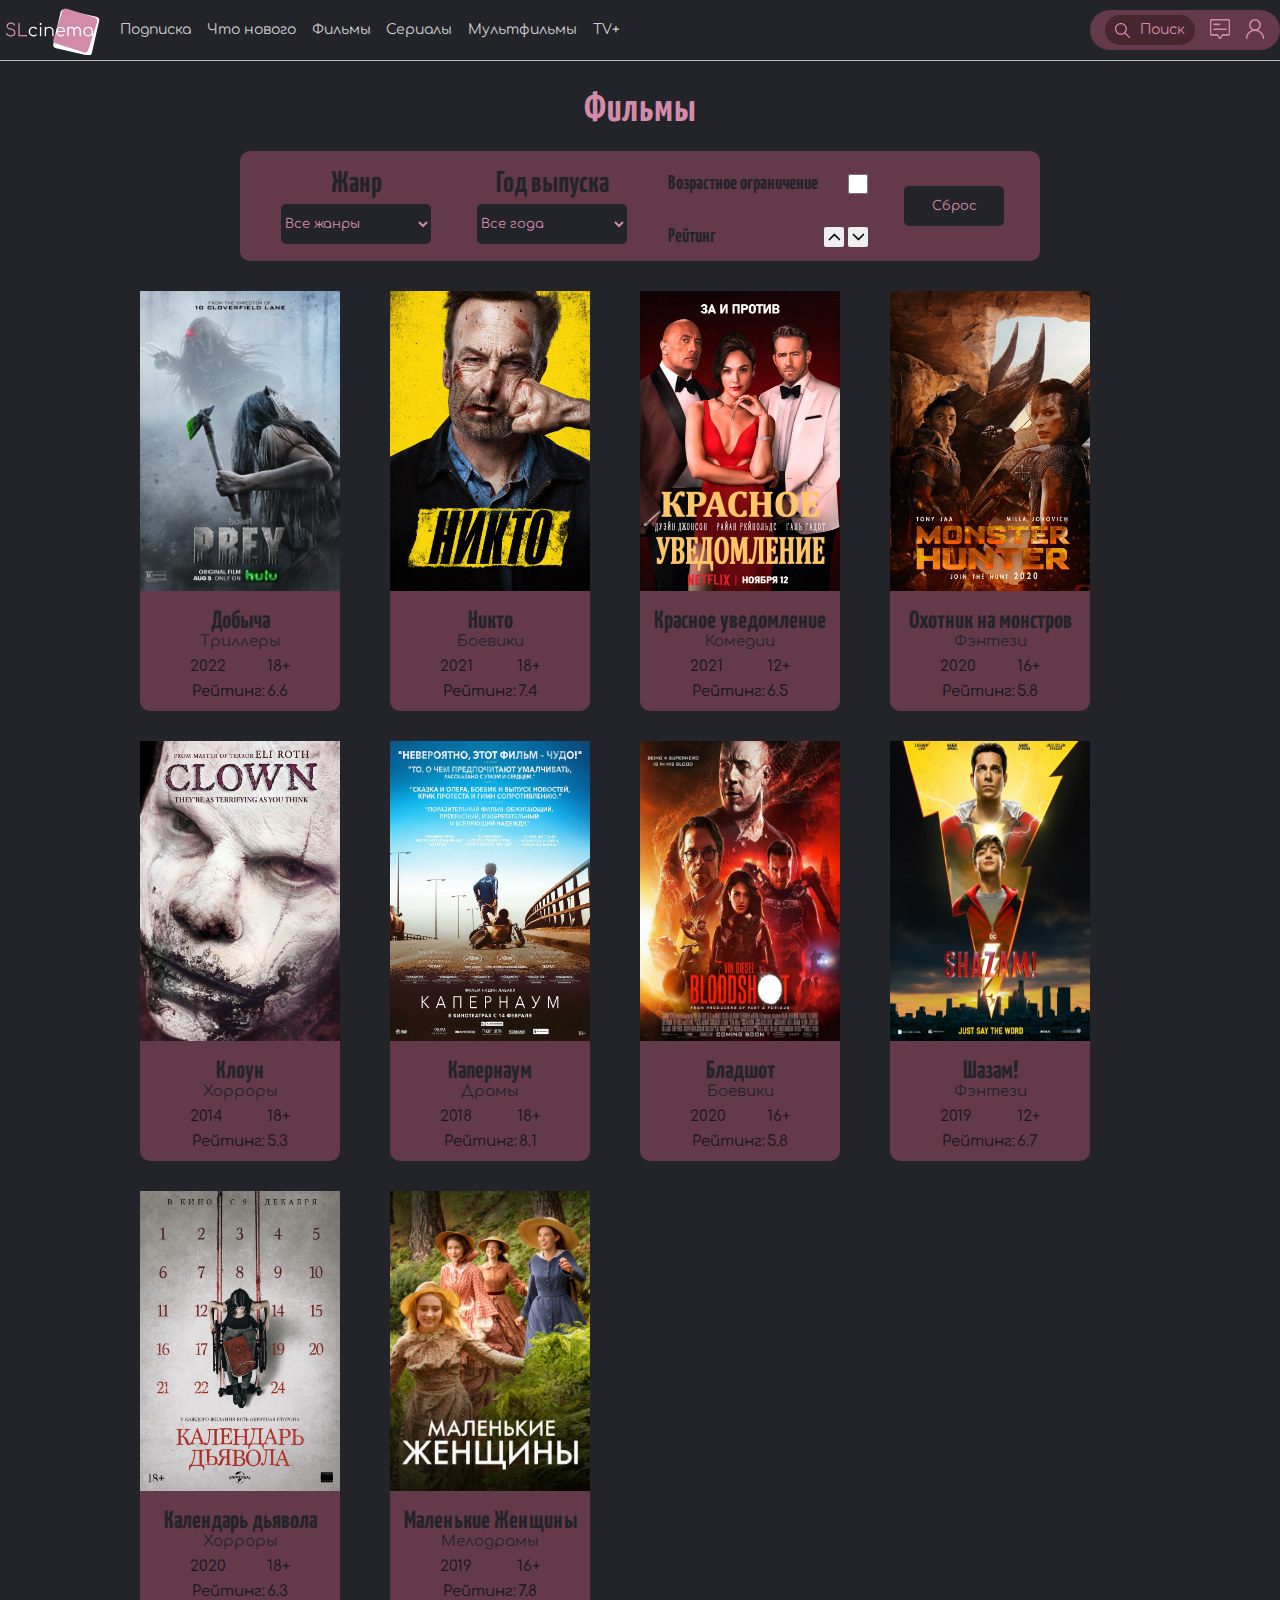
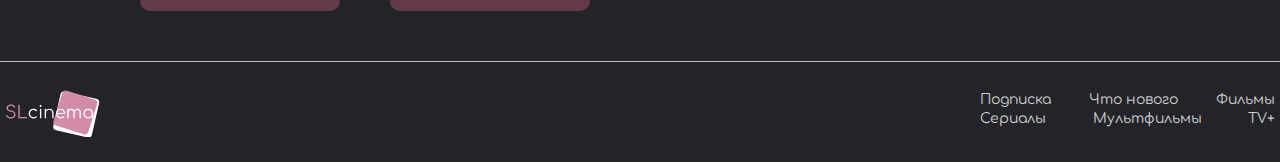
<file: index.html>
<!doctype html>
<html lang="en">
<head>
    <meta charset="UTF-8">
    <meta name="viewport"
          content="width=device-width, user-scalable=no, initial-scale=1.0, maximum-scale=1.0, minimum-scale=1.0">
    <meta http-equiv="X-UA-Compatible" content="ie=edge">
    <title>Document</title>
    <link rel="stylesheet" href="css/style.css">
    <link rel="stylesheet" href="css/reset.css">
    <link rel="stylesheet" href="css/font.css">
    <script defer src="js/script.js"> </script>
</head>
<body>
    <div class="wrapper">
        <header class="header">
            <div class="nav">
                <a href="#"><div class="nav__logo"></div></a>
                <ul class="nav__list">
                    <li class="nav__itemList"><a href="#">Подписка</a> </li>
                    <li class="nav__itemList"><a href="#">Что нового</a> </li>
                    <li class="nav__itemList"><a href="#">Фильмы</a> </li>
                    <li class="nav__itemList"><a href="#">Сериалы</a> </li>
                    <li class="nav__itemList"><a href="#">Мультфильмы</a> </li>
                    <li class="nav__itemList"><a href="#">TV+</a> </li>
                </ul>
            </div>
            <div class="personal">
                <div class="personal__search">
                    <div class="personal__searchIcon"> </div>
                    <p class="personal__searchText">Поиск</p>
                </div>
                <a href="#"><img src="img/message.svg" class="personal__messageIcon" alt="icon"></a>
                <a href="#"><img src="img/person.svg" class="personal__personIcon" alt="icon"></a>
            </div>
        </header>

        <main class="main">
            <h1 class="title">Фильмы</h1>

            <div class="filter">
                <div class="filter__genreWrapper">
                    <label for="genre" class="filter__genreTitle">Жанр</label>

                    <select class="filter__genre" id="genre">
                        <option value="null" selected="selected">Все жанры</option>
                        <option value="comedy">Комедии</option>
                        <option value="drama">Драмы</option>
                        <option value="thriller">Триллеры</option>
                        <option value="fantasy">Фэнтези</option>
                        <option value="horror">Хорроры</option>
                        <option value="soapOpera">Мелодрамы</option>
                        <option value="action">Боевики</option>
                    </select>
                </div>

                <div class="filter__yearWrapper">
                    <label for="year" class="filter__yearTitle">Год выпуска</label>

                    <select class="filter__year" id="year">
                        <option value="null" selected="selected">Все года</option>
                        <option value="2022">2022</option>
                        <option value="2021">2021</option>
                        <option value="2020">2020</option>
                        <option value="2019">2019</option>
                        <option value="2018">2018</option>
                        <option value="2017">2017</option>
                        <option value="2016">2016</option>
                        <option value="2015">2015</option>
                        <option value="2014-2010">2014-2010</option>
                        <option value="2009-2000">2009-2000</option>
                        <option value="<2000"><2000</option>
                    </select>
                </div>

                <div class="filter__otherWrapper">
                    <div class="filter__ageWrapper">
                        <label for="age" class="filter__ageTitle">Возрастное ограничение</label>
                        <input class="filter__age" type="checkbox" id="age">
                    </div>

                    <div class="filter__ratingWrapper">
                        <p class="filter__ratingTitle">Рейтинг</p>
                        <div class="filter__ratingButtons">
                            <button type="button" class="filter__ratingUp"> </button>
                            <button type="button" class="filter__ratingDown"> </button>
                        </div>
                    </div>
                </div>

                <button class="filter__reset">Сброс</button>
            </div>

            <div class="cards">

            </div>
        </main>

        <footer class="footer">
            <a href="#"><div class="footer__logo"></div></a>
            <ul class="footer__list">
                <li class="footer__itemList"><a href="#">Подписка</a> </li>
                <li class="footer__itemList"><a href="#">Что нового</a> </li>
                <li class="footer__itemList"><a href="#">Фильмы</a> </li>
                <li class="footer__itemList"><a href="#">Сериалы</a> </li>
                <li class="footer__itemList"><a href="#">Мультфильмы</a> </li>
                <li class="footer__itemList"><a href="#">TV+</a> </li>
            </ul>
        </footer>
    </div>
</body>
</html>
</file>
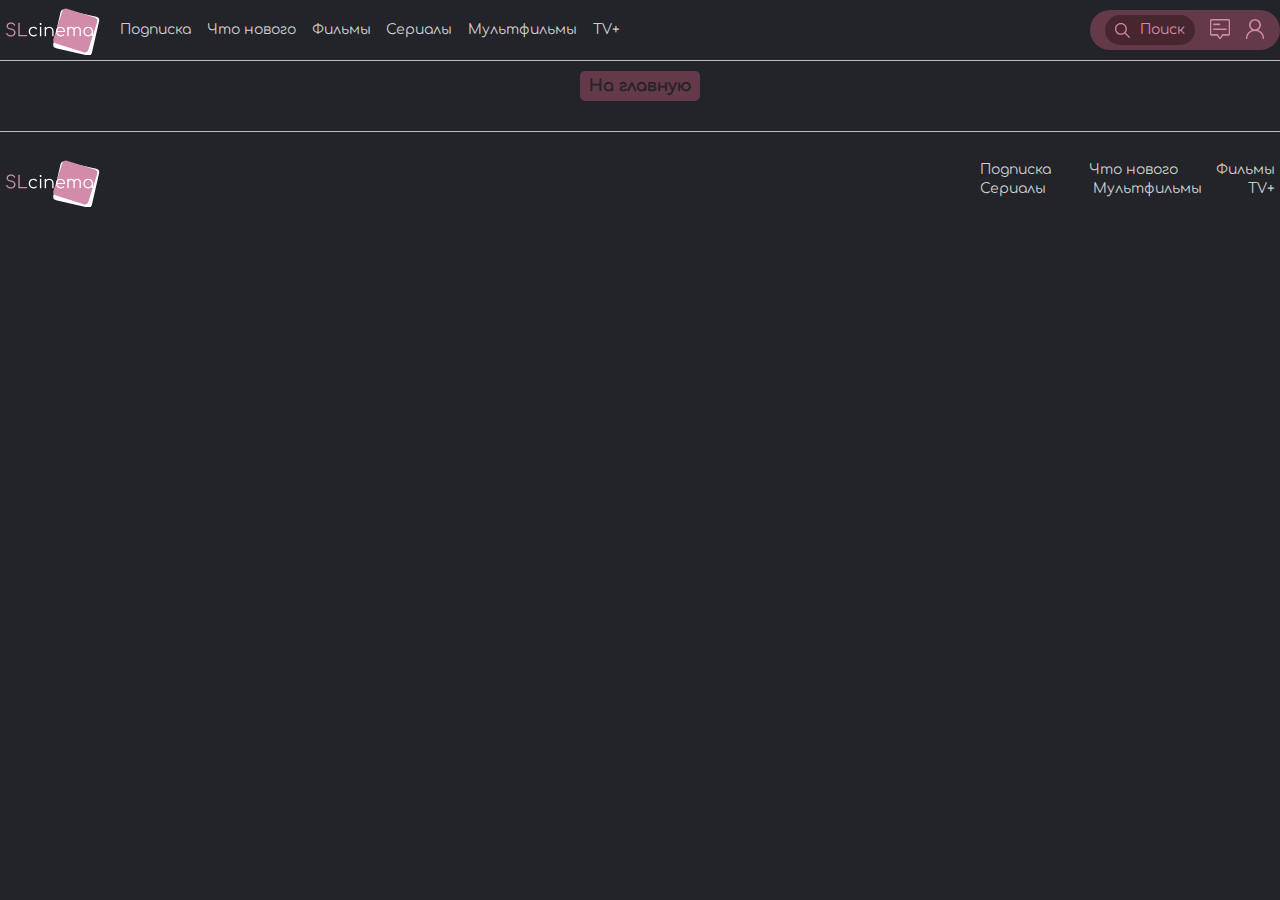
<file: page.html>
<!doctype html>
<html lang="en">
<head>
    <meta charset="UTF-8">
    <meta name="viewport"
          content="width=device-width, user-scalable=no, initial-scale=1.0, maximum-scale=1.0, minimum-scale=1.0">
    <meta http-equiv="X-UA-Compatible" content="ie=edge">
    <title>Document</title>
    <link rel="stylesheet" href="css/style.css">
    <link rel="stylesheet" href="css/style-page.css">
    <link rel="stylesheet" href="css/reset.css">
    <link rel="stylesheet" href="css/font.css">
    <script defer src="js/script.js"> </script>
    <script defer src="js/script-page.js"> </script>
</head>
<body>
    <div class="wrapper">
        <header class="header">
            <div class="nav">
                <a href="./index.html"><div class="nav__logo"></div></a>
                <ul class="nav__list">
                    <li class="nav__itemList"><a href="#">Подписка</a> </li>
                    <li class="nav__itemList"><a href="#">Что нового</a> </li>
                    <li class="nav__itemList"><a href="#">Фильмы</a> </li>
                    <li class="nav__itemList"><a href="#">Сериалы</a> </li>
                    <li class="nav__itemList"><a href="#">Мультфильмы</a> </li>
                    <li class="nav__itemList"><a href="#">TV+</a> </li>
                </ul>
            </div>
            <div class="personal">
                <div class="personal__search">
                    <div class="personal__searchIcon"> </div>
                    <p class="personal__searchText">Поиск</p>
                </div>
                <a href="#"><img src="img/message.svg" class="personal__messageIcon" alt="icon"></a>
                <a href="#"><img src="img/person.svg" class="personal__personIcon" alt="icon"></a>
            </div>
        </header>

        <main class="main">
            <a class="return" href="./index.html"><button class="return__button">На главную</button></a>
            <div class="page">

            </div>
        </main>

        <footer class="footer">
            <a href="./index.html"><div class="footer__logo"></div></a>
            <ul class="footer__list">
                <li class="footer__itemList"><a href="#">Подписка</a> </li>
                <li class="footer__itemList"><a href="#">Что нового</a> </li>
                <li class="footer__itemList"><a href="#">Фильмы</a> </li>
                <li class="footer__itemList"><a href="#">Сериалы</a> </li>
                <li class="footer__itemList"><a href="#">Мультфильмы</a> </li>
                <li class="footer__itemList"><a href="#">TV+</a> </li>
            </ul>
        </footer>
    </div>
</body>
</html>
</file>
<file: css/style.css>
body {
    background-color: #23242a;
}
a {
    text-decoration: none;
    color: inherit;
}
.wrapper {
    max-width: 1300px;
    margin: auto;
    display: flex;
    flex-flow: column;
}

.header {
    max-width: 1300px;
    display: flex;
    justify-content: space-between;
    border-bottom: 1px solid #c0c0c0;
    height: 60px;
    align-items: center;
}

.nav {
    max-width: 650px;
    display: flex;
    justify-content: space-between;
    align-items: center;
    height: 50px;
}

.nav__list {
    display: flex;
    justify-content: space-between;
    width: 500px;
}

.nav__itemList {
    font-family: Comforta;
    font-size: 14px;
    color: #cecece;
}
.nav__itemList:hover {
    text-decoration: underline;
}

.nav__logo {
    width: 100px;
    height: 50px;
    background-image: url("../img/logo.svg");
    background-position: center;
    background-size: cover;
    margin-right: 20px;
}

.personal {
    display: flex;
    justify-content: space-evenly;
    width: 190px;
    height: 40px;
    align-items: center;
    background-color: #643949;
    border-radius: 30px;
}

.personal__searchIcon {
    width: 15px;
    height: 15px;
    background-image: url("../img/search.svg");
    background-position: center;
    background-size: cover;
}

.personal__messageIcon {
    width: 20px;
    height: 20px;
}

.personal__personIcon {
    width: 20px;
    height: 20px;
}

.personal__search {
    display: flex;
    justify-content: space-evenly;
    align-items: center;
    width: 90px;
    height: 30px;
    background-color: #482630;
    border-radius: 15px;
}

.personal__searchText {
    font-family: Comforta;
    font-size: 14px;
    color: #D28BA9;
}

.main {
    display: flex;
    flex-flow: column;
    max-width: 1300px;
    align-items: center;
    margin-top: 30px;
}

.title {
    color: #D28BA9;
    font-family: Yanone;
    font-weight: bold;
    font-size: 40px;
    letter-spacing: 1px;
}

.filter {
    margin-top: 20px;
    margin-bottom: 30px;
    width: 800px;
    height: 110px;
    background-color: #643949;
    border-radius: 10px;
    display: flex;
    align-items: center;
    justify-content: space-evenly;
}

.filter__genreWrapper {
    width: 160px;
    display: flex;
    flex-direction: column;
    align-items: center;
}

.filter__genreTitle {
    margin-bottom: 5px;
    font-family: Yanone;
    font-weight: bold;
    color: #23242a;
    font-size: 30px;
}

.filter__genre {
    width: 150px;
    background-color: #23242a;
    border-radius: 5px;
    border: 0;
    height: 40px;
    color: #D28BA9;
    font-family: Comforta;
    font-size: 13px;
}


.filter__yearWrapper {
    width: 160px;
    display: flex;
    flex-direction: column;
    align-items: center;
}

.filter__yearTitle {
    margin-bottom: 5px;
    font-family: Yanone;
    font-weight: bold;
    color: #23242a;
    font-size: 30px;
}

.filter__year {
    width: 150px;
    background-color: #23242a;
    border-radius: 5px;
    border: 0;
    height: 40px;
    color: #D28BA9;
    font-family: Comforta;
    font-size: 13px;
}

.filter__otherWrapper {
    display: flex;
    flex-flow: column;
    align-items: center;
    justify-content: space-between;
    height: 85px;
}

.filter__ageWrapper {
    margin-top: 10px;
    width: 200px;
    display: flex;
    align-items: center;
    justify-content: space-between;
}

.filter__ageTitle, .filter__ratingTitle {
    font-family: Yanone;
    font-weight: bold;
    font-size: 20px;
    color: #23242a;
    margin-right: 5px;
}

.filter__age {
    width: 20px;
    height: 20px;
    margin: 0;
}

.filter__ratingWrapper {
    width: 200px;
    display: flex;
    justify-content: space-between;
}

.filter__ratingUp {
    background-image: url("../img/up.svg");
}

.filter__ratingDown {
    background-image: url("../img/down.svg");
}

.filter__ratingUp, .filter__ratingDown {
    background-position: center;
    background-size: cover;
    width: 20px;
    height: 20px;
    border: 0;
    border-radius: 2px;
}

.filter__ratingUp:hover, .filter__ratingDown:hover {
    background-color: #D28BA9;
}

.filter__reset {
    width: 100px;
    height: 40px;
    background-color: #23242a;
    color: #D28BA9;
    border: 0;
    border-radius: 5px;
    font-family: Comforta;
    font-size: 13px;
}

.cards {
    max-width: 1000px;
    margin: auto;
    display: flex;
    flex-wrap: wrap;
}
.cards__link {

}
.cards__card {
    width: 200px;
    height: 420px;
    display: flex;
    flex-direction: column;
    background-color: #643949;
    border-radius: 10px;
    margin-bottom: 30px;
    margin-right: 50px;
}
.cards__card:hover {
    animation: scale 300ms forwards;
}
@keyframes scale {
    0% {
        scale: 1;
    }

    100% {
        scale: 1.03;
    }
}

.cards__img {
    width: 200px;
    height: 300px;
}

.cards__info {
    display: flex;
    flex-direction: column;
    align-items: center;
}

.cards__name {
    font-family: Yanone;
    font-weight: bold;
    color: #23242a;
    font-size: 25px;
    margin-top: 15px;
}

.cards__genre {
    font-family: Comforta;
    color: #23242a;
    font-size: 15px;
    margin-bottom: 10px;
}

.cards__otherInfo {
    font-family: Comforta;
    color: #15161c;
    font-size: 15px;
    margin-bottom: 10px;
    display: flex;
    justify-content: space-between;
    width: 100px;
    align-items: center;
}

.cards__desc {
    font-family: Yanone;
    color: #15161c;
    font-size: 17px;
    margin-left: 10px;
    margin-right: 10px;
    text-align: center;
}

.cards__rating {
    font-family: Comforta;
    font-size: 15px;
    color: #15161c;
    display: flex;
}

.cards__ratingText {
    margin-right: 2px;
}

.footer {
    width: 100%;
    height: 100px;
    margin-top: 20px;
    border-top: 1px solid #c0c0c0;
    display: flex;
    justify-content: space-between;
    align-items: center;
}

.footer__logo {
    width: 100px;
    height: 50px;
    background-image: url("../img/logo.svg");
    background-position: center;
    background-size: cover;
}

.footer__list {
    display: flex;
    justify-content: space-between;
    width: 300px;
    flex-wrap: wrap;
}

.footer__itemList {
    font-family: Comforta;
    font-size: 14px;
    color: #cecece;
    margin-right: 5px;
    margin-bottom: 5px;
}
.footer__itemList:hover {
    text-decoration: underline;
}

@media (max-width: 1000px) {
    .nav__list {
        max-width: 450px;
    }

    .nav__itemList {
        font-size: 12px;
    }

    .cards {
        max-width: 800px;
        align-items: center;
        justify-content: space-evenly;
    }

    .cards__card {
        margin-right: 10px;
    }

    .filter {
        width: 600px;
        height: 90px;
    }

    .filter__genreWrapper {
        width: 100px;
    }

    .filter__genreTitle {
        font-family: Yanone;
        font-size: 25px;
    }

    .filter__genre {
        width: 100px;
        height: 40px;
        font-size: 12px;
    }


    .filter__yearWrapper {
        width: 100px;
    }

    .filter__yearTitle {
        font-size: 25px;
    }

    .filter__year {
        width: 100px;
        font-size: 12px;
    }

    .filter__otherWrapper {
        height: 60px;
    }

    .filter__ageWrapper {
        margin-top: 0;
        width: 180px;
    }

    .filter__ageTitle, .filter__ratingTitle {
        font-family: Yanone;
        font-weight: bold;
        font-size: 20px;
        color: #23242a;
        margin-right: 5px;
    }

    .filter__reset {
        width: 80px;
        height: 30px;
        font-size: 12px;
    }

}
</file>
<file: css/font.css>
@font-face {
    font-family: 'Comforta';
    src: local('Comforta'),
    url(../fonts/Comfortaa-VariableFont_wght.ttf);
    font-weight: normal;
}

@font-face {
    font-family: 'Yanone';
    src: local('Yanone'),
    url(../fonts/YanoneKaffeesatz-Regular.ttf);
    font-weight: normal;
}

@font-face {
    font-family: 'Yanone';
    src: local('Yanone'),
    url(../fonts/YanoneKaffeesatz-Bold.ttf);
    font-weight: bold;
}
</file>
<file: css/style-page.css>
.main {
    margin-top: 10px;
}
.return__button {
    width: 120px;
    height: 30px;
    background-color: #643949;
    border: 0;
    border-radius: 5px;
    color: #23242a;
    font-family: Comforta;
    font-weight: bold;
    font-size: 16px;
    margin-bottom: 10px;
}
.return__button:hover {
    animation: button 300ms forwards;
}
@keyframes button {
    0% {
        background-color: #643949;
        color: #23242a;
        scale: 1;
    }
    100% {
        background-color: #15161c;
        color: #643949;
        scale: 1.1;
    }
}

.page {
    width: 100%;
    display: flex;
    justify-content: space-evenly;
}

.page__infoWrapper {
    width: 800px;
    display: flex;
    flex-direction: column;
    background-color: #643949;
    border-radius: 5px;
}

.page__titleWrapper {
    display: flex;
    justify-content: space-between;
    width: 750px;
    align-self: center;
    margin-bottom: 10px;
    margin-top: 10px;
}

.page__title {
    font-size: 30px;
    font-family: Yanone;
    font-weight: bold;
    color: #15161c;
}

.page__genre {
    font-size: 30px;
    font-family: Yanone;
    font-weight: bold;
    color: #23242a;
}

.page__img {
    width: 400px;
    height: 600px;
    border-radius: 5px;
}

.page__year {
    margin-left: 25px;
    color: #23242a;
    font-family: Comforta;
    font-size: 16px;
    margin-bottom: 2px;
}

.page__age {
    margin-left: 25px;
    color: #23242a;
    font-family: Comforta;
    font-size: 16px;
    margin-bottom: 10px;
}

.page__desc {
    margin-left: 25px;
    color: #15161c;
    font-family: Comforta;
    font-size: 18px;
    margin-bottom: 10px;
    line-height: 1.2;
}

.page__rating {
    margin-left: 25px;
    color: #15161c;
    font-family: Yanone;
    font-size: 23px;
}

.page__trailer {
    align-self: center;
    margin-top: 25px;
    border-radius: 5px;
}
</file>
